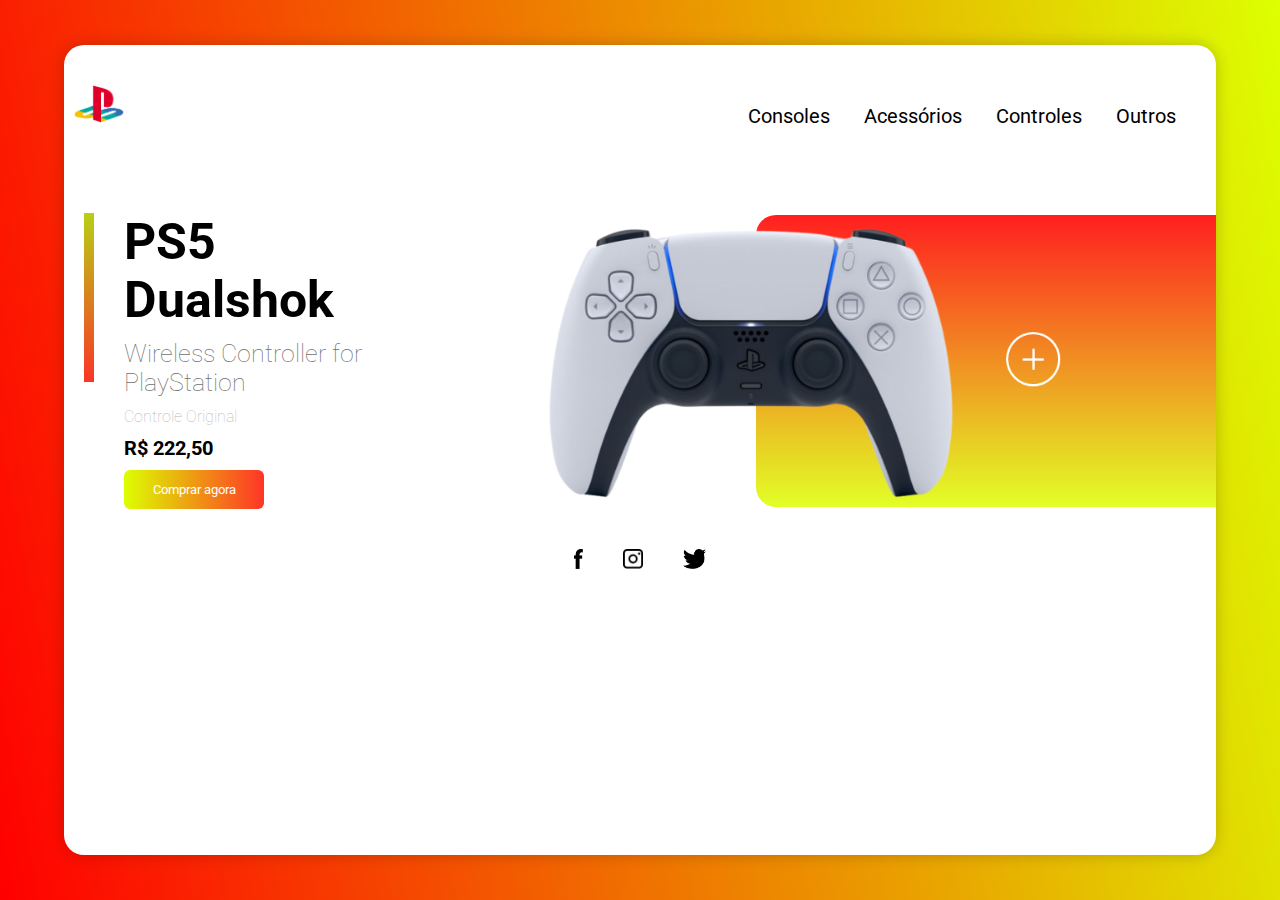
<file: index.html>
<!DOCTYPE html>
<html lang="pt-br">

<head>
    <meta charset="UTF-8">
    <meta http-equiv="X-UA-Compatible" content="IE=edge">
    <meta name="viewport" content="width=device-width, initial-scale=1.0">

    <link rel="preconnect" href="https://fonts.googleapis.com">
    <link rel="preconnect" href="https://fonts.gstatic.com" crossorigin>
    <link href="https://fonts.googleapis.com/css2?family=Roboto:wght@100;400&display=swap" rel="stylesheet">
    <link rel="stylesheet" href="styles.css">
    <title>Playstation Store</title>
</head>

<body>
    <div class="container">
        <div class="navbar">
            <img class="logo" src="./img/logo.png" alt="logo">
            <nav>
                <ul id="menu-list">
                    <li class="nav-li"><a class="nav-link">Consoles</a></li>
                    <li class="nav-li"><a class="nav-link">Acessórios</a></li>
                    <li class="nav-li"><a class="nav-link">Controles</a></li>
                    <li class="nav-li"><a class="nav-link">Outros</a></li>
                </ul>
            </nav>
            <img src="./img/menu.png" alt= "botao-menu" class="menu-icon" onclick="showMenu()">
        </div>


        <div class="row">
            <div class="column-1">
                <h2>PS5 Dualshok</h2>
                <h3>Wireless Controller for PlayStation</h3>
                <p>Controle Original</p>
                <h4>R$ 222,50</h4>
                <button class="buy">Comprar agora <img src="./img/arrow.png" alt="seta"></button>
            </div>

            <div class="column-2">
                <img class="controller" src="./img/controller.png" alt="controle">
                <div class="color-box"></div>
                <button class="add-cart">
                    <img src="./img/add.png" alt="adicionar-ao-carrinho">
                </button>
            </div>
        </div>

        <div class="social-links">
            <a target="_blank" href="https://www.facebook.com/PlayStationBR"><img src="./img/fb.png"></a>
            <a target="_blank" href="https://www.instagram.com/playstation/"><img src="./img/ig.png"></a>
            <a target="_blank" href="https://twitter.com/playstation"><img src="./img/tw.png"></a>
        </div>

    </div>
</body>
<script>
    const menuList = document.getElementById("menu-list")
    menuList.style.maxHeight = "0px"

    function showMenu() {
        if (menuList.style.maxHeight == "0px") {
            menuList.style.maxHeight = "120px"
        } else {
            menuList.style.maxHeight = "0px"
        }
    }
</script>

</html>
</file>
<file: styles.css>
* {
    margin: 0;
    padding: 0;
    box-sizing: border-box;
    font-family: "Roboto", sans-serif;
  }
  
  body {
    background: linear-gradient(79deg, rgba(255, 0, 0, 1) 0%, rgba(221, 255, 0, 1) 100%);
    display: flex;
    justify-content: center;
    align-items: center;
    height: 100vh; 
  }
  
  .container {
    width: 90%;
    height: 90%;
    box-shadow: 0 0 1rem 0 rgba(0, 0, 0, 0.2);
    border-radius: 20px;
    background-color: white;
    display: flex;
    flex-direction: column;
    padding: 10px;
    overflow: hidden;
  }
  
  .navbar {
    width: 100%;
    display: flex;
    align-items: center;
  }
  
  .logo {
    width: 50px;
    margin: 30px 0;
  }
  
  nav {
    width: 100%;
    text-align: right;
  }
  
  li {
    list-style: none;
    display: inline-block;
    margin-right: 30px;
  }
  
  .nav-link {
    cursor: pointer;
    text-decoration: none;
    color: #000;
    font-size: 20px;
  }
  
  .nav-link:hover {
    color: #ddff00;
  }
  
  .row {
    display: flex;
    justify-content: space-between;
    align-items: center;
    margin-top: 60px;
    margin-bottom: 20px;
  }
  
  .column-1 {
    margin-left: 50px;
    position: relative;
    margin-right: 90px;
  }
  
  h2 {
    font-size: 50px;
  }
  
  h3 {
    font-size: 25px;
    color: #707070;
    font-weight: 100;
    margin: 10px 0;
  }
  
  .column-1 p {
    font-size: 16px;
    color: #b7b7b7;
    font-weight: 100;
  }
  
  .column-1::before {
    content: "";
    width: 10px;
    height: 57%;
    background: linear-gradient(#b7cf16, #fa3527);
    position: absolute;
    left: -40px;
  }
  
  
  h4 {
    font-size: 20px;
    color: #000;
    margin: 10px 0;
  }
  
  .buy {
    width: 140px;
    border: none;
    padding: 12px 10px;
    outline: none;
    color: #fff;
    border-radius: 6px;
    cursor: pointer;
    z-index: 2;
    background: linear-gradient(to right, #ddff00, #ff3527);
    transition: all 0.5s ease-in-out;

  }
  .buy img{
    width: 30px;
    display: none;
  }
  .buy:hover{
    display: flex;
    flex-direction: row;
    align-items: center;
    justify-content: space-between;
    width: 160px;
  }
  .buy:hover img{
    display: block;
  }
  .column-2 {
    display: flex;
    align-items: center;
    position: relative;
  }
  
  .controller {
    width: 60%;
    z-index: 2;
    transform: translateX(70px);
    animation: moveController 2s infinite alternate ease-in-out;

  }
  
  .color-box {
    position: absolute;
    right: 0;
    top: 0;
    background: linear-gradient(#ff1f1f, #e2ff26);
    height: 100%;
    width: 80%;
    border-radius: 20px 0 0 20px;
    z-index: 1;
    transform: translateX(150px);
  }
  
  .add-cart {
    z-index: 2;
    border: none;
    background-color: transparent;
    cursor: pointer;
  }
  
  .add-cart img {
    height: 100%;
    width: 100%;
    max-width: 55px;
    transform: translateX(100px);
  }
  
  .social-links {
    display: flex;
    justify-content: center;
    align-items: center;
  }
  
  .social-links img {
    height: 20px;
    margin: 20px;
    cursor: pointer;
  }
  
  .menu-icon {
    width: 25px;
    margin-right: 20px;
    display: none;
  
  }
  
  @media (max-width: 760px) {
  
    .container {
      width: 100vw;
      height: 100vh;
      border-radius: 0;
      overflow-y: auto;
    }
   
    .row {
      flex-direction: column-reverse;
    }
  
    .column-2 {
      margin-bottom: 30px;
    }
  
    .color-box {
      transform: translateX(70px);
    }
  
    #menu-list {
      position: relative;
      top: 60px;
      left: 60px;
      overflow: hidden;
      transition: all 0.8s ease-in-out;
      cursor: pointer;
    }
  
    .menu-icon {
      display: block;
    }
  
    .nav-li {
      display: block;
      margin-top: 5px;
    }
  }
  @keyframes moveController {

    from {
      transform: translate(-2%, -5%) rotate(-5deg);
    }
    
  }
</file>
